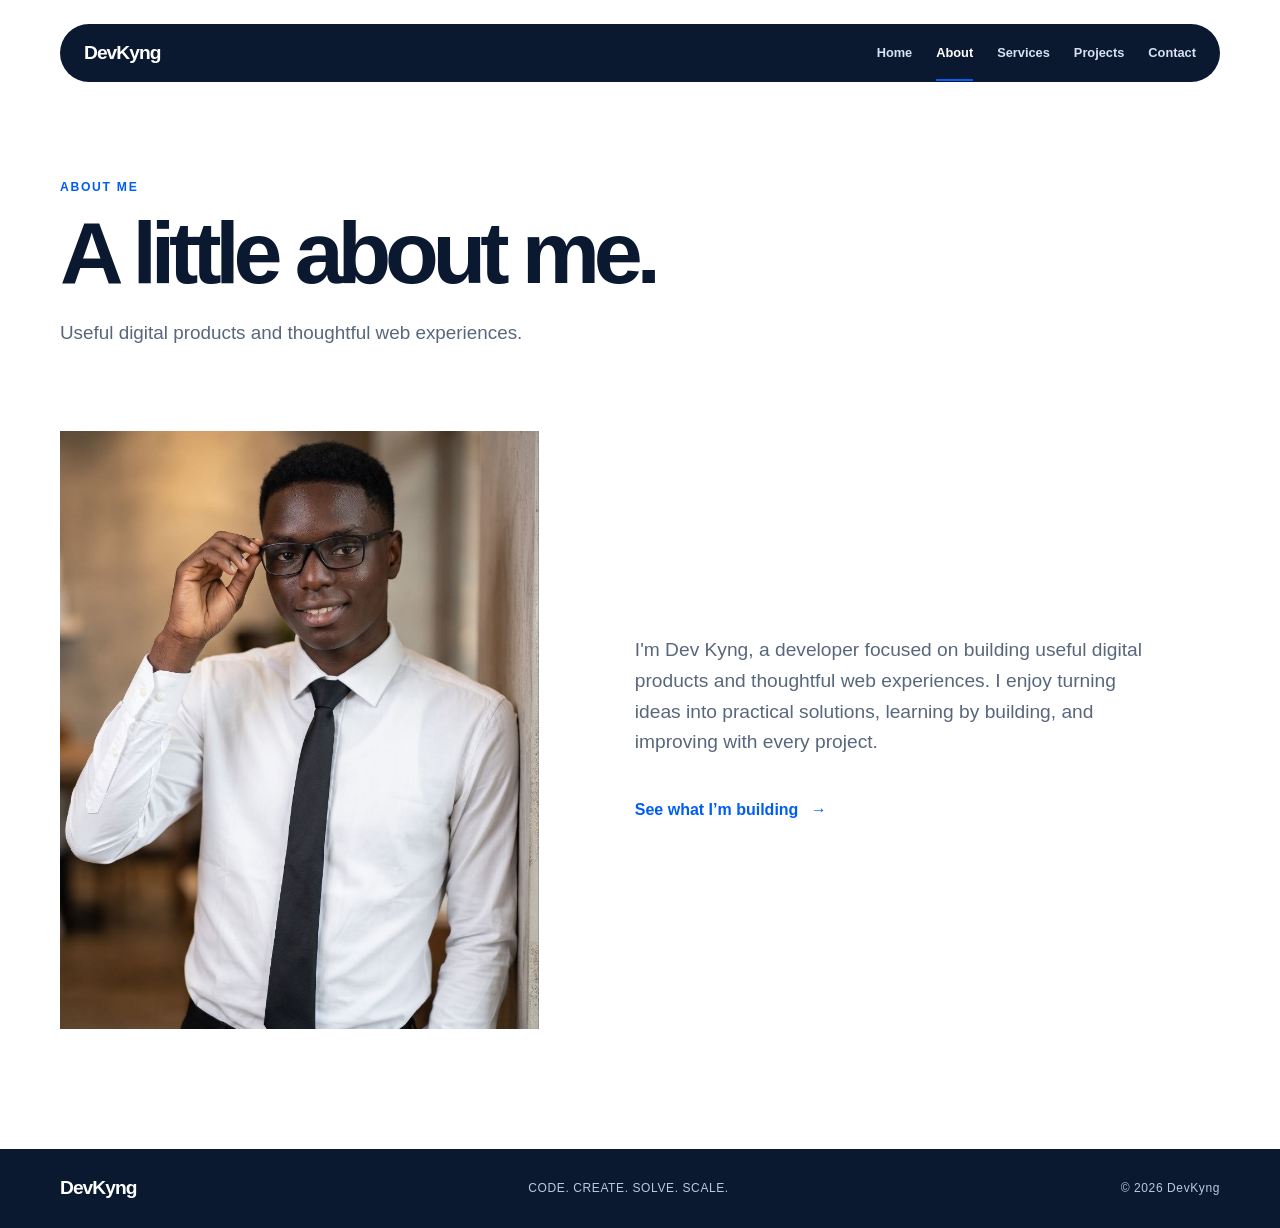
<file: Portfolio/about.html>
<!DOCTYPE html>
<html lang="en">
<head>
  <meta charset="UTF-8">
  <meta name="viewport" content="width=device-width, initial-scale=1.0">
  <meta name="description" content="Learn more about Dev Kyng, a developer focused on useful digital products and thoughtful web experiences.">
  <title>About | DevKyng</title>
  <link rel="stylesheet" href="style.css">
</head>
<body data-page="about">
  <header class="site-header"><div class="container nav-wrap"><a class="brand" href="index.html">DevKyng</a><button class="menu-toggle" type="button" aria-expanded="false" aria-controls="site-nav">Menu</button><nav id="site-nav" class="site-nav" aria-label="Main navigation"><a href="index.html">Home</a><a href="about.html">About</a><a href="services.html">Services</a><a href="projects.html">Projects</a><a href="contact.html">Contact</a></nav></div></header>
  <main>
    <section class="page-intro container"><p class="eyebrow">About me</p><h1>A little about me.</h1><p class="lead">Useful digital products and thoughtful web experiences.</p></section>
    <section class="split-section container">
      <div class="about-image image-frame"><img src="images/port1.jpg" alt="Kyng, DevKyng web developer" onerror="this.hidden=true"></div>
      <div class="about-copy"><p>I'm Dev Kyng, a developer focused on building useful digital products and thoughtful web experiences. I enjoy turning ideas into practical solutions, learning by building, and improving with every project.</p><a class="text-link" href="projects.html">See what I’m building <span aria-hidden="true">→</span></a></div>
    </section>
  </main>
  <footer class="site-footer"><div class="container footer-wrap"><a class="brand" href="index.html">DevKyng</a><p>CODE. CREATE. SOLVE. SCALE.</p><p>© 2026 DevKyng</p></div></footer>
  <script src="script.js"></script>
</body>
</html>
</file>
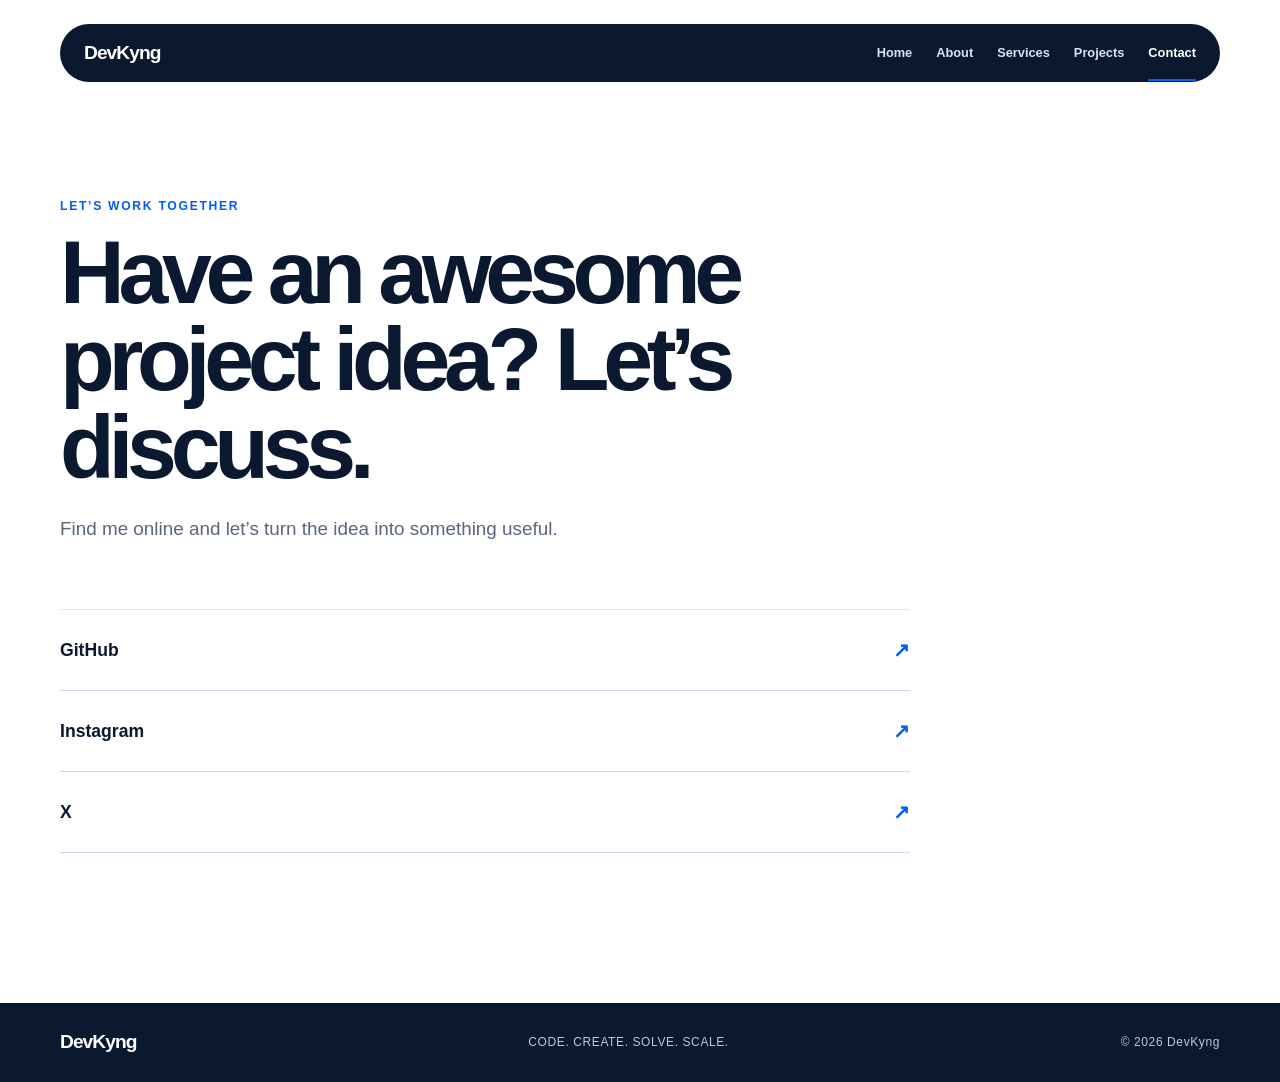
<file: Portfolio/contact.html>
<!DOCTYPE html>
<html lang="en">
<head><meta charset="UTF-8"><meta name="viewport" content="width=device-width, initial-scale=1.0"><meta name="description" content="Contact DevKyng about your next web project."><title>Contact | DevKyng</title><link rel="stylesheet" href="style.css"></head>
<body data-page="contact">
  <header class="site-header"><div class="container nav-wrap"><a class="brand" href="index.html">DevKyng</a><button class="menu-toggle" type="button" aria-expanded="false" aria-controls="site-nav">Menu</button><nav id="site-nav" class="site-nav" aria-label="Main navigation"><a href="index.html">Home</a><a href="about.html">About</a><a href="services.html">Services</a><a href="projects.html">Projects</a><a href="contact.html">Contact</a></nav></div></header>
  <main>
    <section class="contact-section container"><p class="eyebrow">Let’s work together</p><h1>Have an awesome project idea? Let’s discuss.</h1><p class="lead">Find me online and let’s turn the idea into something useful.</p><div class="contact-links"><a href="https://github.com/DevKyng" target="_blank" rel="noopener noreferrer"><span>GitHub</span><b aria-hidden="true">↗</b></a><a href="https://instagram.com/dev.kyng" target="_blank" rel="noopener noreferrer"><span>Instagram</span><b aria-hidden="true">↗</b></a><a href="https://x.com/KTallext6524" target="_blank" rel="noopener noreferrer"><span>X</span><b aria-hidden="true">↗</b></a></div></section>
  </main>
  <footer class="site-footer"><div class="container footer-wrap"><a class="brand" href="index.html">DevKyng</a><p>CODE. CREATE. SOLVE. SCALE.</p><p>© 2026 DevKyng</p></div></footer>
  <script src="script.js"></script>
</body>
</html>
</file>
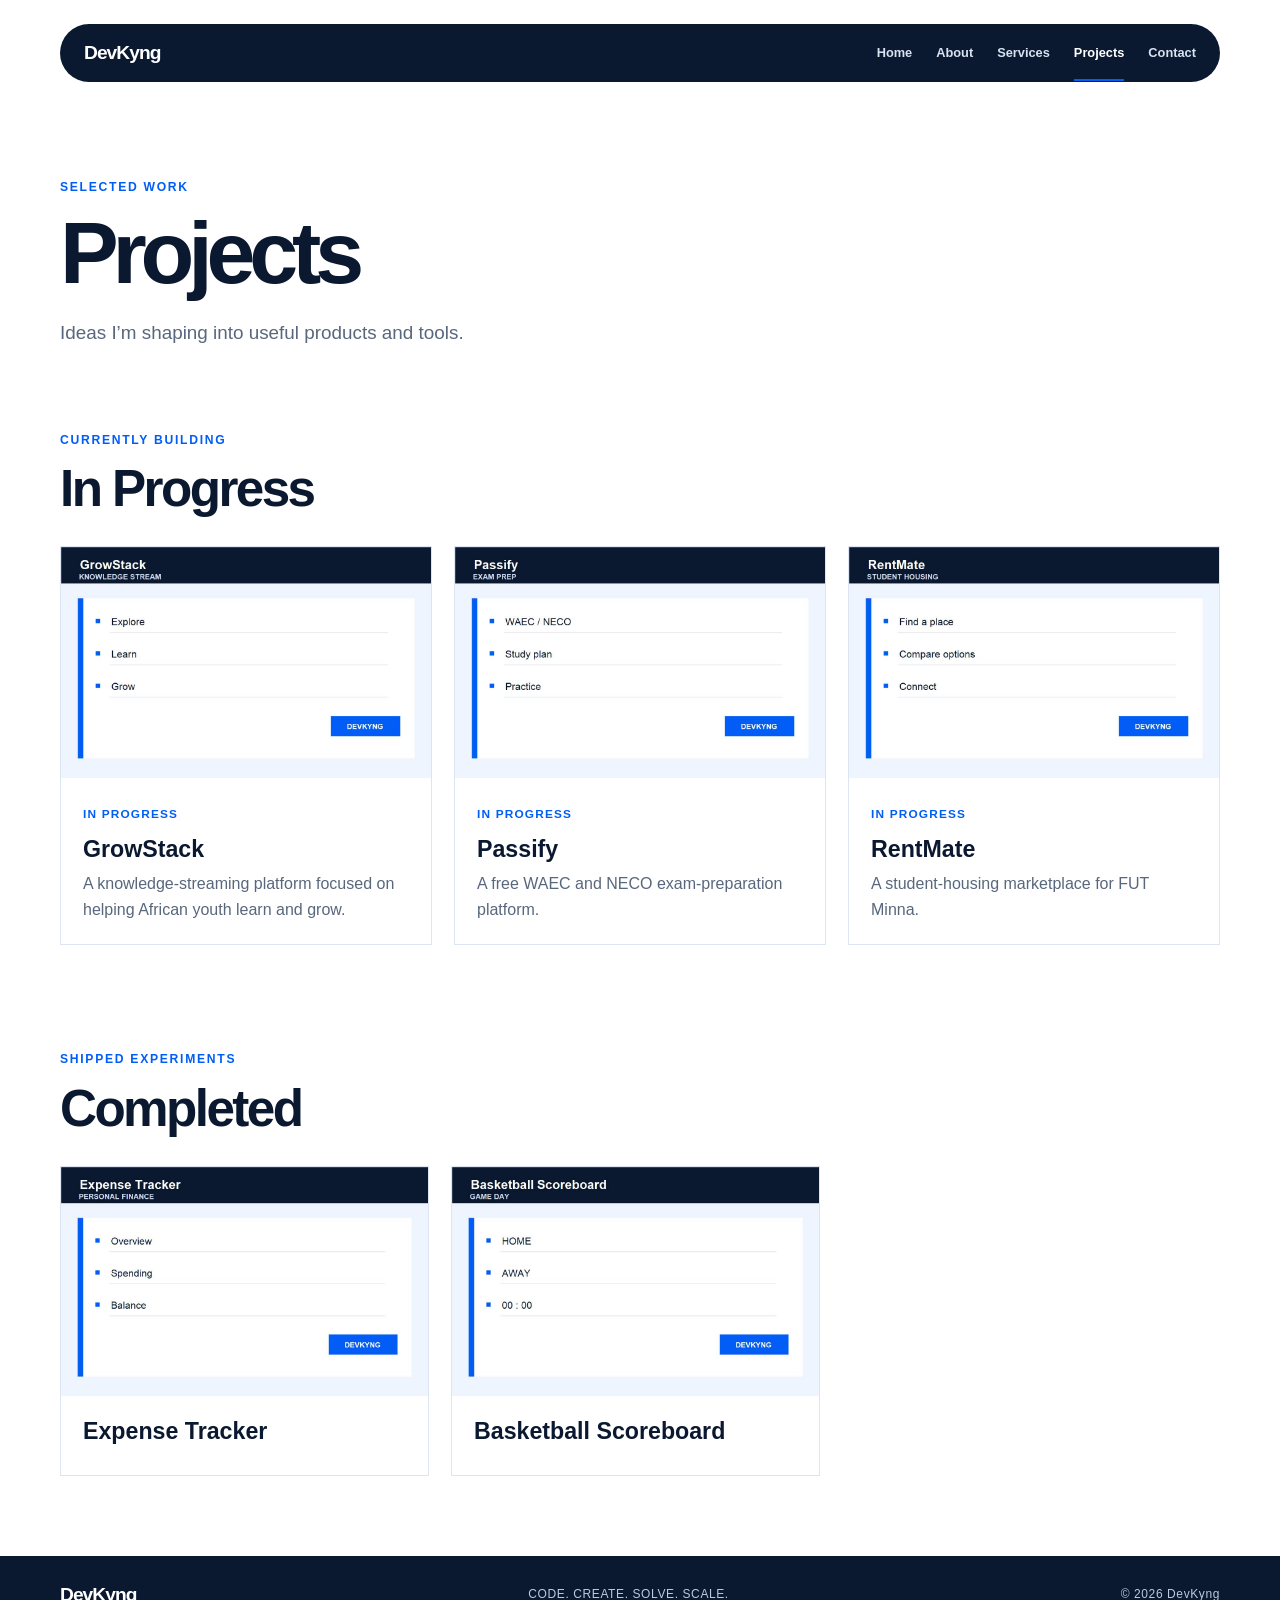
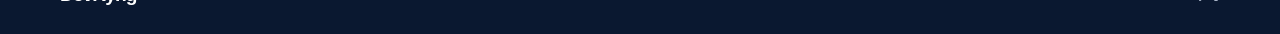
<file: Portfolio/projects.html>
<!DOCTYPE html>
<html lang="en">
<head><meta charset="UTF-8"><meta name="viewport" content="width=device-width, initial-scale=1.0"><meta name="description" content="Projects currently being built and completed by DevKyng."><title>Projects | DevKyng</title><link rel="stylesheet" href="style.css"></head>
<body data-page="projects">
  <header class="site-header"><div class="container nav-wrap"><a class="brand" href="index.html">DevKyng</a><button class="menu-toggle" type="button" aria-expanded="false" aria-controls="site-nav">Menu</button><nav id="site-nav" class="site-nav" aria-label="Main navigation"><a href="index.html">Home</a><a href="about.html">About</a><a href="services.html">Services</a><a href="projects.html">Projects</a><a href="contact.html">Contact</a></nav></div></header>
  <main>
    <section class="page-intro container"><p class="eyebrow">Selected work</p><h1>Projects</h1><p class="lead">Ideas I’m shaping into useful products and tools.</p></section>
    <section class="projects-section container" aria-labelledby="in-progress-title">
      <div class="section-heading"><p class="eyebrow">Currently building</p><h2 id="in-progress-title">In Progress</h2></div>
      <div class="projects-grid">
        <article class="project-card" id="growstack"><div class="project-image image-frame"><img src="images/project-growstack.jpg" alt="GrowStack project" onerror="this.hidden=true"></div><div class="project-body"><span class="badge">In Progress</span><h3>GrowStack</h3><p>A knowledge-streaming platform focused on helping African youth learn and grow.</p></div></article>
        <article class="project-card" id="passify"><div class="project-image image-frame"><img src="images/project-passify.jpg" alt="Passify project" onerror="this.hidden=true"></div><div class="project-body"><span class="badge">In Progress</span><h3>Passify</h3><p>A free WAEC and NECO exam-preparation platform.</p></div></article>
        <article class="project-card" id="rentmate"><div class="project-image image-frame"><img src="images/project-rentmate.jpg" alt="RentMate project" onerror="this.hidden=true"></div><div class="project-body"><span class="badge">In Progress</span><h3>RentMate</h3><p>A student-housing marketplace for FUT Minna.</p></div></article>
      </div>
    </section>
    <section class="projects-section container completed-section" aria-labelledby="completed-title">
      <div class="section-heading"><p class="eyebrow">Shipped experiments</p><h2 id="completed-title">Completed</h2></div>
      <div class="projects-grid projects-grid-small">
        <article class="project-card"><div class="project-image image-frame"><img src="images/project-expense-tracker.jpg" alt="Expense Tracker project" onerror="this.hidden=true"></div><div class="project-body"><h3>Expense Tracker</h3></div></article>
        <article class="project-card"><div class="project-image image-frame"><img src="images/project-scoreboard.jpg" alt="Basketball Scoreboard project" onerror="this.hidden=true"></div><div class="project-body"><h3>Basketball Scoreboard</h3></div></article>
      </div>
    </section>
  </main>
  <footer class="site-footer"><div class="container footer-wrap"><a class="brand" href="index.html">DevKyng</a><p>CODE. CREATE. SOLVE. SCALE.</p><p>© 2026 DevKyng</p></div></footer>
  <script src="script.js"></script>
</body>
</html>
</file>
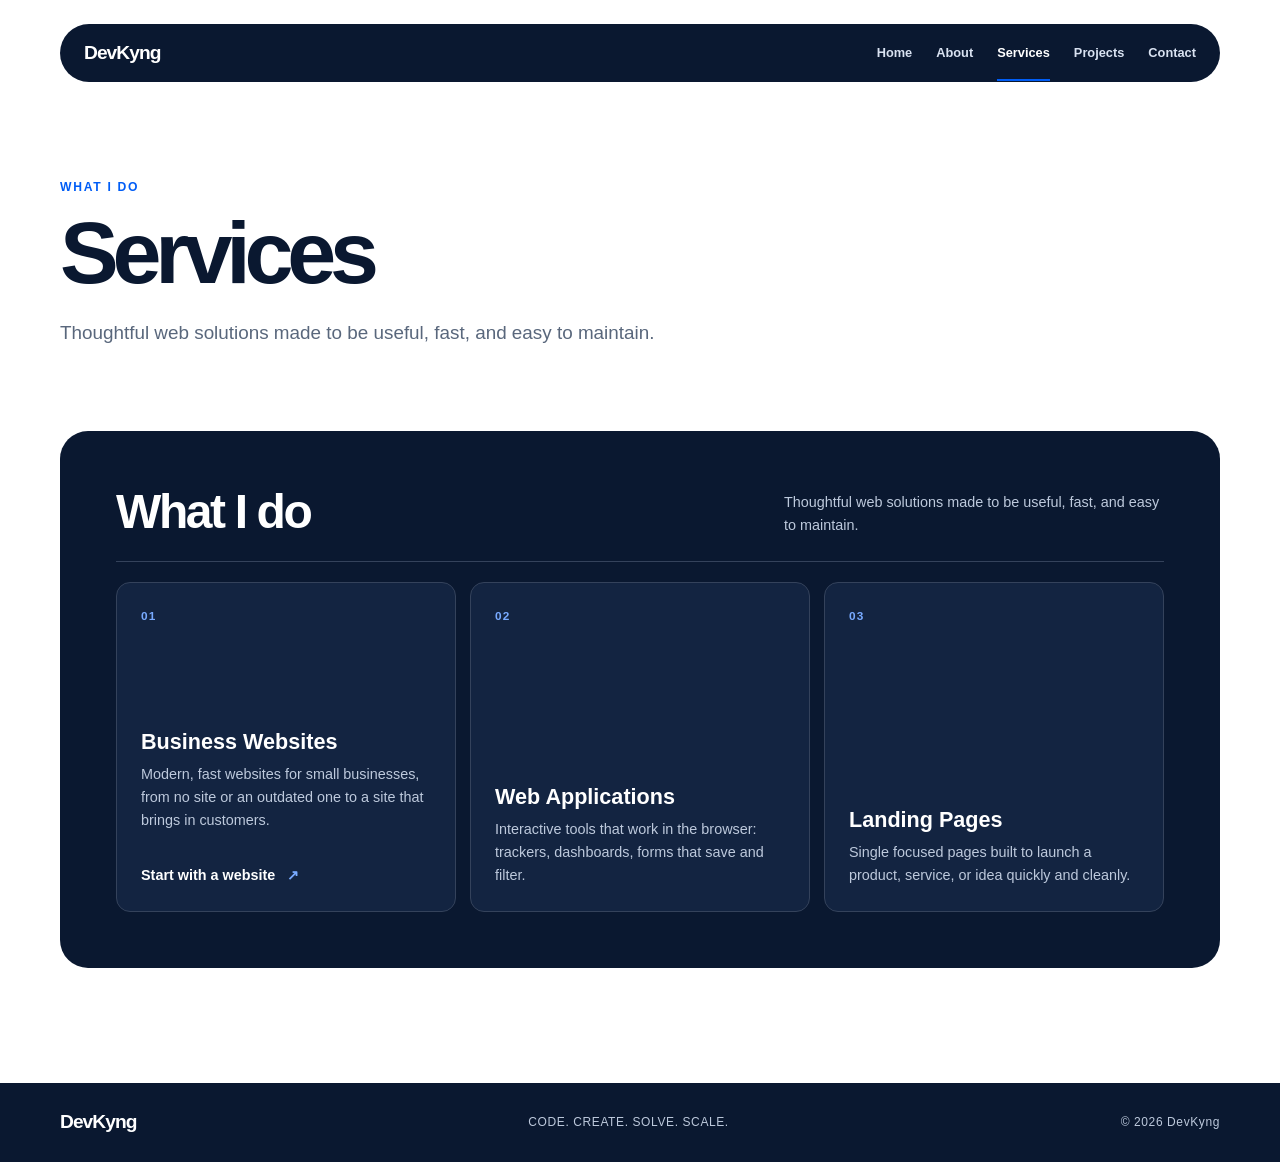
<file: Portfolio/services.html>
<!DOCTYPE html>
<html lang="en">
<head><meta charset="UTF-8"><meta name="viewport" content="width=device-width, initial-scale=1.0"><meta name="description" content="Web development services from DevKyng."><title>Services | DevKyng</title><link rel="stylesheet" href="style.css"></head>
<body data-page="services">
  <header class="site-header"><div class="container nav-wrap"><a class="brand" href="index.html">DevKyng</a><button class="menu-toggle" type="button" aria-expanded="false" aria-controls="site-nav">Menu</button><nav id="site-nav" class="site-nav" aria-label="Main navigation"><a href="index.html">Home</a><a href="about.html">About</a><a href="services.html">Services</a><a href="projects.html">Projects</a><a href="contact.html">Contact</a></nav></div></header>
  <main class="dark-page">
    <section class="page-intro container"><p class="eyebrow">What I do</p><h1>Services</h1><p class="lead">Thoughtful web solutions made to be useful, fast, and easy to maintain.</p></section>
    <section class="services-showcase container">
      <div class="showcase-heading"><h2>What I do</h2><p>Thoughtful web solutions made to be useful, fast, and easy to maintain.</p></div>
      <div class="services-grid">
        <article class="service-card"><span class="card-number">01</span><h3>Business Websites</h3><p>Modern, fast websites for small businesses, from no site or an outdated one to a site that brings in customers.</p><a class="service-link" href="contact.html">Start with a website <span aria-hidden="true">↗</span></a></article>
        <article class="service-card"><span class="card-number">02</span><h3>Web Applications</h3><p>Interactive tools that work in the browser: trackers, dashboards, forms that save and filter.</p></article>
        <article class="service-card"><span class="card-number">03</span><h3>Landing Pages</h3><p>Single focused pages built to launch a product, service, or idea quickly and cleanly.</p></article>
      </div>
    </section>
  </main>
  <footer class="site-footer"><div class="container footer-wrap"><a class="brand" href="index.html">DevKyng</a><p>CODE. CREATE. SOLVE. SCALE.</p><p>© 2026 DevKyng</p></div></footer>
  <script src="script.js"></script>
</body>
</html>
</file>
<file: Portfolio/style.css>
* { box-sizing: border-box; }
:root {
  --navy: #0A1830;
  --blue: #005DF6;
  --white: #fff;
  --pale: #f2f6fc;
  --muted: #59677c;
  --line: #dce5f1;
  --line-dark: #34425b;
  --container: 1160px;
  --space-1: 4px;
  --space-2: 8px;
  --space-3: 12px;
  --space-4: 16px;
  --space-5: 20px;
  --space-6: 24px;
  --space-8: 32px;
  --space-10: 40px;
  --space-12: 48px;
  --space-16: 64px;
  --space-20: 80px;
  --radius: 0;
}
html { scroll-behavior: smooth; }
body { margin: 0; color: var(--navy); background: var(--white); font-family: -apple-system, BlinkMacSystemFont, "Segoe UI", Roboto, Helvetica, Arial, sans-serif; line-height: 1.6; overflow-x: hidden; }
a { color: inherit; text-decoration: none; }
.container { width: min(var(--container), calc(100% - 48px)); margin-inline: auto; }
.site-header { background: var(--white); position: relative; z-index: 2; padding-top: var(--space-6); }
.nav-wrap { min-height: 58px; display: flex; align-items: center; justify-content: space-between; gap: var(--space-8); background: var(--navy); border-radius: 999px; padding: 0 var(--space-6); }
.brand { color: var(--white); font-size: 1.2rem; font-weight: 800; letter-spacing: -.05em; }
.site-nav { display: flex; align-items: center; gap: var(--space-6); }
.site-nav a { color: #d9e2f1; font-size: .8rem; font-weight: 650; padding: 18px 0 16px; border-bottom: 2px solid transparent; }
.site-nav a:hover, .site-nav a.active { color: var(--white); border-color: var(--blue); }
.menu-toggle { display: none; border: 0; color: var(--navy); background: none; font: inherit; font-weight: 700; cursor: pointer; padding: var(--space-2) 0; }
.menu-toggle:focus-visible, a:focus-visible { outline: 3px solid var(--blue); outline-offset: 4px; }
h1, h2, h3, p { margin-top: 0; }
h1 { font-size: clamp(3rem, 7vw, 5.9rem); line-height: .98; letter-spacing: -.07em; margin-bottom: 22px; }
h2 { font-size: clamp(2rem, 4vw, 3.2rem); line-height: 1.05; letter-spacing: -.05em; }
h3 { font-size: 1.45rem; line-height: 1.15; margin-bottom: 8px; }
.eyebrow { color: var(--blue); font-size: .76rem; font-weight: 800; letter-spacing: .14em; text-transform: uppercase; }
.lead { color: var(--muted); font-size: 1.18rem; max-width: 600px; }
.hero { min-height: 660px; display: flex; align-items: center; justify-content: center; padding-block: var(--space-12) var(--space-16); text-align: center; }
.hero-copy { max-width: 650px; }
.hero-role { color: var(--blue); font-size: clamp(1.6rem, 3vw, 2.15rem); font-weight: 750; margin-bottom: var(--space-4); }
.hero-copy .lead { max-width: 480px; margin-inline: auto; }
.button-row { display: flex; justify-content: center; gap: var(--space-3); margin-top: var(--space-8); flex-wrap: wrap; }
.button { display: inline-block; background: var(--blue); color: #fff; padding: 13px 21px; border: 2px solid var(--blue); font-weight: 750; }
.button:hover { background: var(--navy); border-color: var(--navy); }
.button-outline { color: var(--blue); background: transparent; }
.button-outline:hover { color: #fff; }
.image-frame { background: var(--navy); overflow: hidden; }
.image-frame img { width: 100%; height: 100%; object-fit: cover; object-position: 50% 35%; display: block; }
.image-frame img[hidden] { display: none; }
.image-circle { width: min(330px, 78vw); aspect-ratio: 1; border-radius: 50%; margin: var(--space-5) auto var(--space-6); }
.featured-strip { background: var(--pale); padding: var(--space-16) 0 70px; }
.inline-heading { display: flex; align-items: baseline; justify-content: space-between; gap: 30px; margin-bottom: 24px; }
.inline-heading h2 { font-size: 1.6rem; margin: 0; }
.featured-links { display: grid; grid-template-columns: 1.25fr .875fr .875fr; border-top: 1px solid #cbd8eb; }
.featured-links a, .contact-links a { display: flex; justify-content: space-between; align-items: center; padding: 20px 0; border-bottom: 1px solid #cbd8eb; font-weight: 750; }
.featured-links a { display: block; }
.featured-top { display: flex; align-items: center; justify-content: space-between; gap: 12px; }
.featured-links small { display: block; color: var(--muted); font-size: .88rem; font-weight: 500; line-height: 1.45; margin: 10px 28px 0 30px; }
.featured-links a + a { margin-left: 30px; }
.featured-links em { color: var(--blue); font-size: .78rem; font-style: normal; margin-right: 12px; }
.featured-links strong { font-size: 1rem; }
.featured-links b, .contact-links b { color: var(--blue); font-size: 1.25rem; }
.featured-project-main { grid-row: span 2; }
.page-intro { padding-block: 96px 64px; }
.page-intro h1 { font-size: clamp(3rem, 7vw, 5.5rem); }
.split-section { display: grid; grid-template-columns: .9fr 1.1fr; gap: clamp(48px, 8vw, 96px); align-items: center; padding-bottom: 120px; }
.about-image { aspect-ratio: 4 / 5; }
.about-copy { max-width: 530px; font-size: 1.2rem; color: var(--muted); }
.about-copy p { margin-bottom: 24px; }
.text-link { display: inline-block; color: var(--blue); font-size: 1rem; font-weight: 750; margin-top: 15px; }
.text-link span { margin-left: 8px; }
.dark-page { background: var(--white); color: var(--navy); padding-bottom: 115px; min-height: calc(100vh - 153px); }
.services-showcase { background: var(--navy); color: var(--white); border-radius: 28px; padding: clamp(28px, 5vw, 56px); }
.showcase-heading { display: flex; justify-content: space-between; align-items: end; gap: 32px; border-bottom: 1px solid var(--line-dark); padding-bottom: 24px; margin-bottom: 20px; }
.showcase-heading h2 { margin: 0; font-size: clamp(2rem, 4vw, 3rem); }
.showcase-heading p { max-width: 380px; color: #bdc9dc; margin: 0; font-size: .9rem; }
.services-grid { display: grid; grid-template-columns: repeat(3, 1fr); gap: 14px; }
.service-card { min-height: 330px; background: #132441; color: var(--white); border: 1px solid var(--line-dark); border-radius: 14px; padding: var(--space-6); display: flex; flex-direction: column; }
.service-card h3 { margin-top: auto; font-size: 1.35rem; }
.service-card p { color: #bdc9dc; margin: 0; max-width: 310px; font-size: .9rem; }
.service-link { color: var(--white); font-size: .9rem; font-weight: 750; margin-top: var(--space-8); }
.service-link span { color: #78aaff; margin-left: 8px; }
.card-number, .badge { color: #78aaff; font-size: .74rem; font-weight: 800; letter-spacing: .1em; text-transform: uppercase; }
.projects-section { padding-bottom: 80px; }
.section-heading { margin-bottom: 30px; }
.section-heading h2 { margin-bottom: 0; }
.projects-grid { display: grid; grid-template-columns: repeat(3, 1fr); gap: 22px; align-items: start; }
.project-card { border: 1px solid var(--line); background: #fff; }
.project-image { aspect-ratio: 16 / 10; }
.project-image img { object-position: 0 35%; }
.project-body { padding: 22px; }
.project-body p { color: var(--muted); margin-bottom: 0; }
.badge { display: inline-block; color: var(--blue); margin-bottom: 12px; }
.project-body h3 { margin-bottom: 8px; }
.completed-section { padding-top: 25px; }
.projects-grid-small { grid-template-columns: repeat(2, minmax(0, 1fr)); max-width: 760px; }
.contact-section { padding-block: 115px 150px; max-width: 850px; margin-left: max(24px, calc((100% - var(--container)) / 2)); }
.contact-section h1 { font-size: clamp(3rem, 7vw, 5.7rem); max-width: 850px; }
.contact-links { margin-top: 65px; border-top: 1px solid var(--line); }
.contact-links a { font-size: 1.1rem; padding-block: 24px; }
.contact-links small { color: var(--muted); font-size: .75rem; font-weight: 500; }
.site-footer { background: var(--navy); color: var(--white); padding: var(--space-6) 0; }
.site-footer .brand { color: #fff; }
.footer-wrap { display: flex; align-items: center; justify-content: space-between; gap: var(--space-5); }
.footer-wrap p { color: #bdc9dc; font-size: .75rem; margin: 0; letter-spacing: .05em; }
@media (max-width: 900px) and (min-width: 721px) {
  .hero { min-height: 620px; }
  .image-circle { width: min(300px, 70vw); }
  h1 { font-size: clamp(3rem, 7vw, 4.8rem); }
}
@media (max-width: 720px) {
  .container { width: min(100% - 36px, 560px); }
  .site-header { padding-top: 0; }
  .nav-wrap { min-height: 68px; border-radius: 0; padding-inline: 18px; }
  .menu-toggle { display: block; }
  .site-nav { display: none; position: absolute; top: 68px; left: 0; right: 0; padding: 10px 18px 18px; background: var(--navy); border-bottom: 1px solid var(--line-dark); flex-direction: column; align-items: stretch; gap: 0; }
  .site-nav.is-open { display: flex; }
  .site-nav a { padding: 12px 0; border-bottom: 1px solid var(--line-dark); }
  .site-nav a:last-child { border: 0; }
  .hero { min-height: 0; padding-block: 56px 72px; }
  .image-circle { width: min(280px, 78vw); }
  h1 { font-size: clamp(3.2rem, 16vw, 5rem); }
  .inline-heading { display: block; }
  .inline-heading h2 { margin-top: 10px; }
  .featured-links, .services-grid, .projects-grid, .split-section { grid-template-columns: 1fr; }
  .featured-project-main, .project-card-featured { grid-row: auto; }
  .featured-links a + a { margin-left: 0; }
  .page-intro { padding-block: 70px 45px; }
  .split-section { gap: 42px; padding-bottom: 80px; }
  .about-image { max-width: 390px; }
  .dark-page { padding-bottom: 75px; }
  .services-showcase { border-radius: 18px; padding: 24px 18px; }
  .showcase-heading { display: block; }
  .showcase-heading p { margin-top: 12px; }
  .services-grid { grid-template-columns: 1fr; }
  .service-card { min-height: 260px; padding: var(--space-6); }
  .projects-section { padding-bottom: 55px; }
  .projects-grid-small { grid-template-columns: 1fr; }
  .contact-section { padding-block: 75px 100px; margin-inline: auto; }
  .contact-links { margin-top: 45px; }
  .footer-wrap { align-items: flex-start; flex-direction: column; gap: 10px; }
}
</file>
